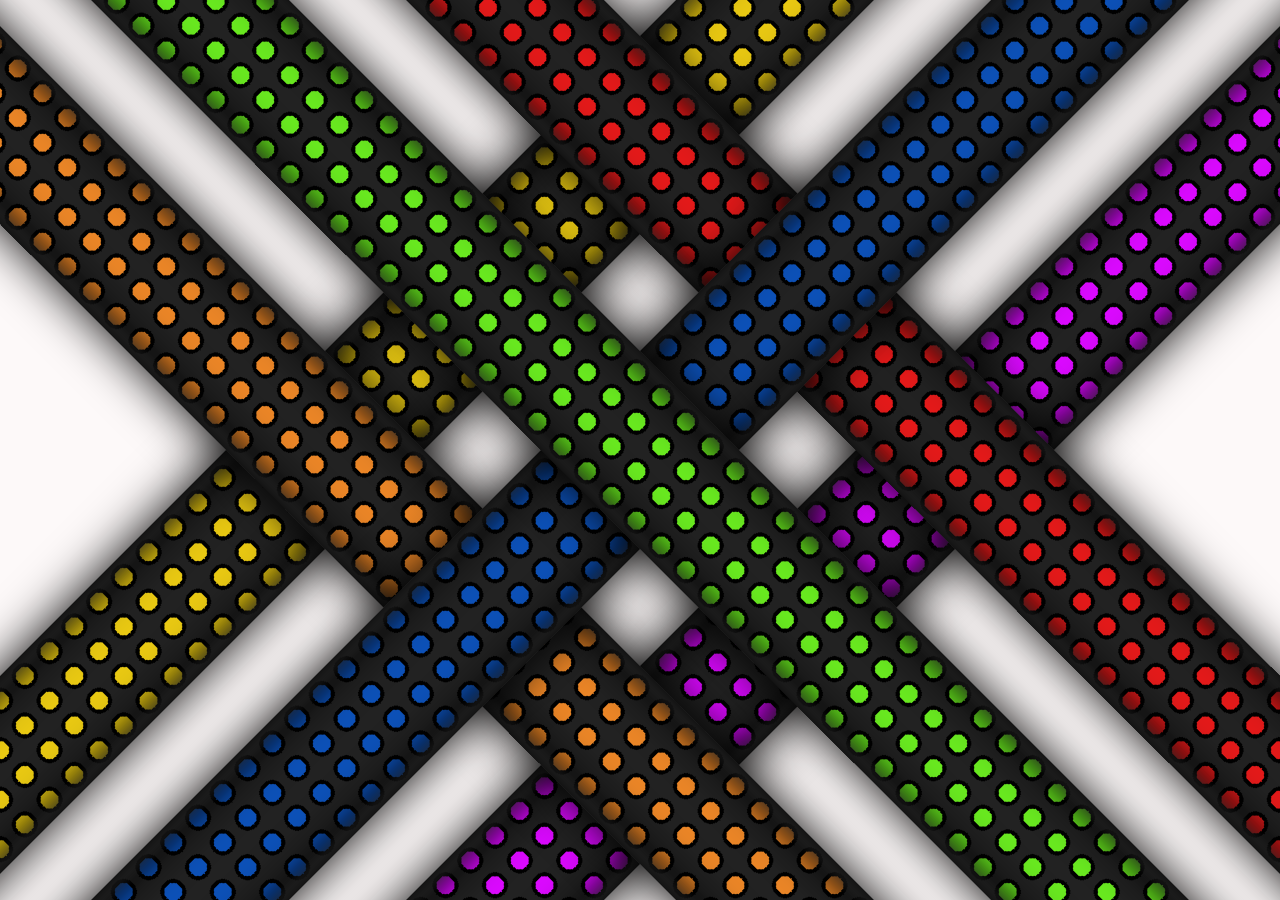
<file: 1_abstract_background/index.html>
<!doctype html>
<html>
    <head>
        <title>abstract background</title>
        <link rel="stylesheet" href="style.css">
    </head>
    <body>
        <section>
            <div class="layer layer1">    </div>
            <div class="layer layer2">    </div>
            <div class="layer layer3">    </div>
            <div class="layer layer4">    </div>
            <div class="layer layer5">    </div>
            <div class="layer layer6">    </div>
        </section>
    </body>
</html>
</file>
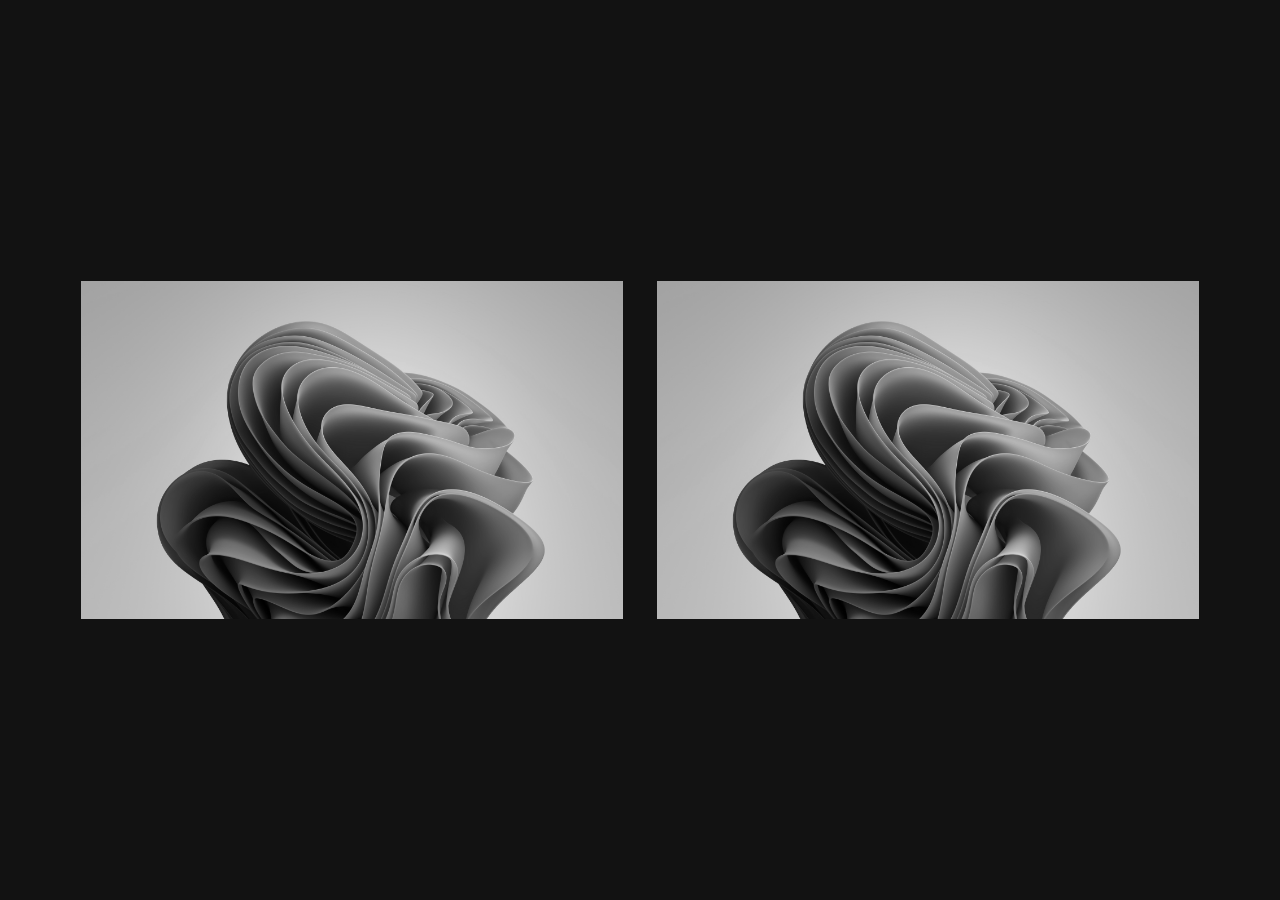
<file: 1_BlackWhiteImg/index.html>
<!DOCTYPE html>
<html lang="en">
<head>
    <meta charset="UTF-8">
    <meta http-equiv="X-UA-Compatible" content="IE=edge">
    <meta name="viewport" content="width=device-width, initial-scale=1.0">
    <title>Document</title>
    <style>
        *{
            margin: 0px;
            padding: 0px;
        }

        body{
            background: #121212;
        }
        img{
            width: 47%;
            cursor: pointer;
            filter: grayscale(100%);  /* this keep image by default in grey */
            transition: 0.5s;
        }
        .container{
            display: flex;
            justify-content: space-around;
            align-items: center;
            height: 100vh;
            width: 90%;
            margin:0 auto;
        }
        img:hover{
            filter: grayscale(0%); /* this turn grey into colorful */
        }
    </style>
</head>
<body>
    <div class="container">
        <img src="Windows-11-Wallpaper01.jpg" alt="" onClick="this.color = blue">
        <img src="Windows-11-Wallpaper01.jpg" alt="">
    </div>
</body>
</html>
</file>
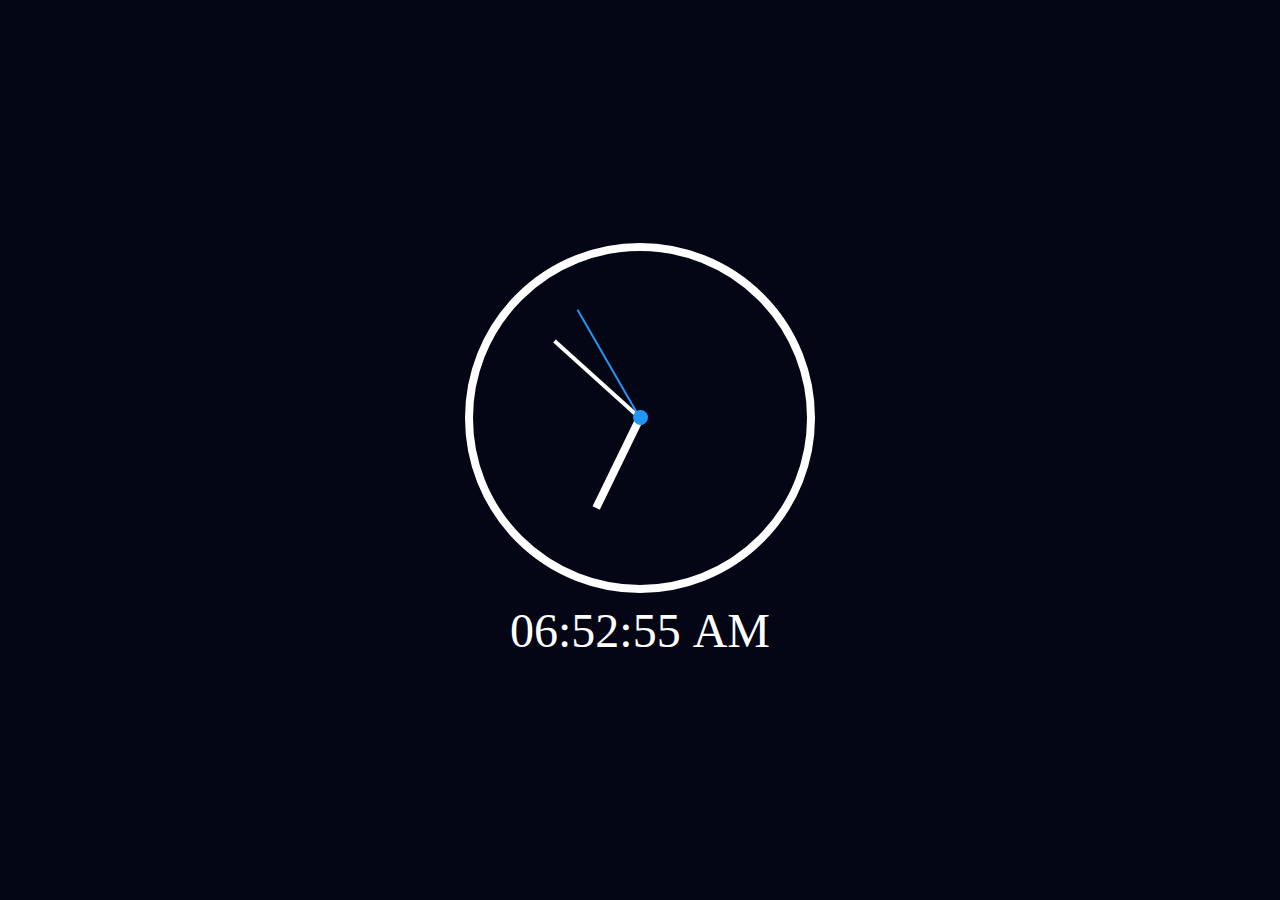
<file: 2_Neon_Button/index.html>
<!DOCTYPE html>
<html lang="en">
<head>
    <meta charset="UTF-8">
    <meta http-equiv="X-UA-Compatible" content="IE=edge">
    <meta name="viewport" content="width=device-width, initial-scale=1.0">
    <title>Analog_digital_clock  | 15_june_2021</title>
    <link rel="stylesheet" href="style.css">
</head>
<body>
    <div class="clock">
        <div class="hour">
            <div class="hr" id="hr"></div>
        </div>
        <div class="min">
            <div class="mn" id="mn"></div>
        </div>
        <div class="sec">
            <div class="sc" id="sc"></div>
        </div>
    </div>

    <!-- Digital clock body -->
    <div id="digitalClock">
        <div id="hour"></div>
        <div id="minutes"></div>
        <div id="seconds"></div>
        <div id="ampm"></div>
    </div>
    
    <script>
        const hr = document.querySelector("#hr");
        const mn = document.querySelector("#mn");
        const sc = document.querySelector("#sc");

        setInterval(()=>{
            let day = new Date();
            let hh = day.getHours() * 30;
            let mm = day.getMinutes() * 6;
            let ss = day.getSeconds() * 6;

            hr.style.transform = `rotateZ(${hh+(mm/12)}deg)`;
            mn.style.transform = `rotateZ(${mm}deg)`;
            sc.style.transform = `rotateZ(${ss}deg)`;

            // Digital clock logic
            let hour = document.querySelector('#hour');
            let minutes = document.querySelector('#minutes');
            let seconds = document.querySelector('#seconds');
            let ampm = document.querySelector('#ampm');

            let h = new Date().getHours();
            let m = new Date().getMinutes();
            let s = new Date().getSeconds();
            var am = "AM"; // must declare with var not from let because this can/t be access in next if block

            if(h > 12){
                h = h - 12;
                am = "PM";
            }
            // add zero before single digit NUmbers
            h = (h < 10)? "0" + h : h;
            m = (m < 10)? "0" + m : m;
            s = (s < 10)? "0" + s : s;

            hour.innerHTML = h+ ":";
            minutes.innerHTML = m+ ":";
            seconds.innerHTML = s+ "&nbsp";
            ampm.innerHTML = am;

        });

    </script>
</body>
</html>
</file>
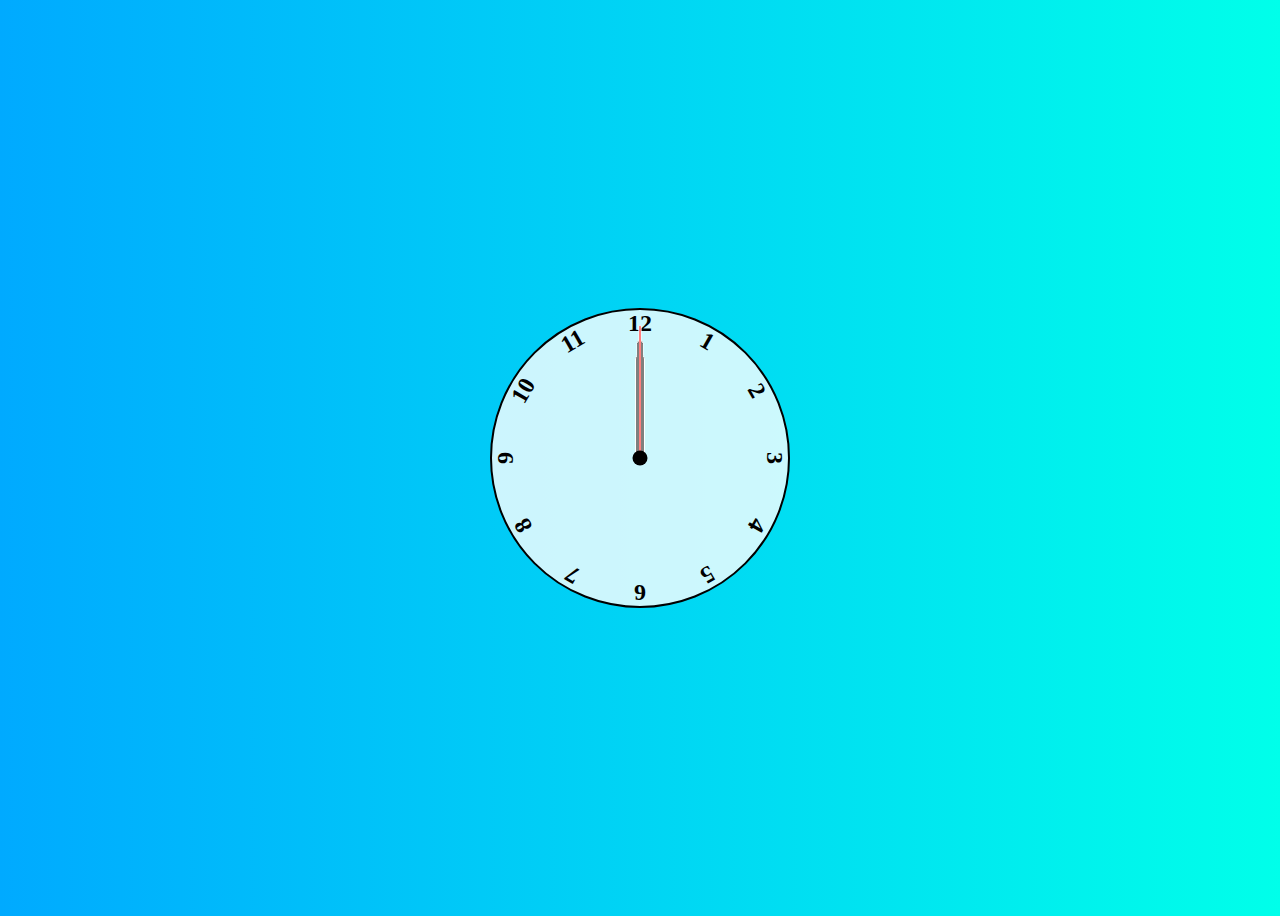
<file: 3_Clock/index.html>
<!DOCTYPE html>
<html lang="en">
<head>
    <meta charset="UTF-8">
    <meta http-equiv="X-UA-Compatible" content="IE=edge">
    <meta name="viewport" content="width=device-width, initial-scale=1.0">
    <title>Clock</title>
    <link rel="stylesheet" href="style.css">
    <script src="script.js"></script>
</head>
<body>
    <div class="clock">
        <div class="hand hour" data-hour-hand></div>
        <div class="hand minute" data-minute-hand></div>
        <div class="hand second" data-second-hand></div>
        <div class="number number1">1</div>
        <div class="number number2">2</div>
        <div class="number number3">3</div>
        <div class="number number4">4</div>
        <div class="number number5">5</div>
        <div class="number number6">6</div>
        <div class="number number7">7</div>
        <div class="number number8">8</div>
        <div class="number number9">9</div>
        <div class="number number10">10</div>
        <div class="number number11">11</div>
        <div class="number number12">12</div>
    </div>
    
</body>
</html>
</file>
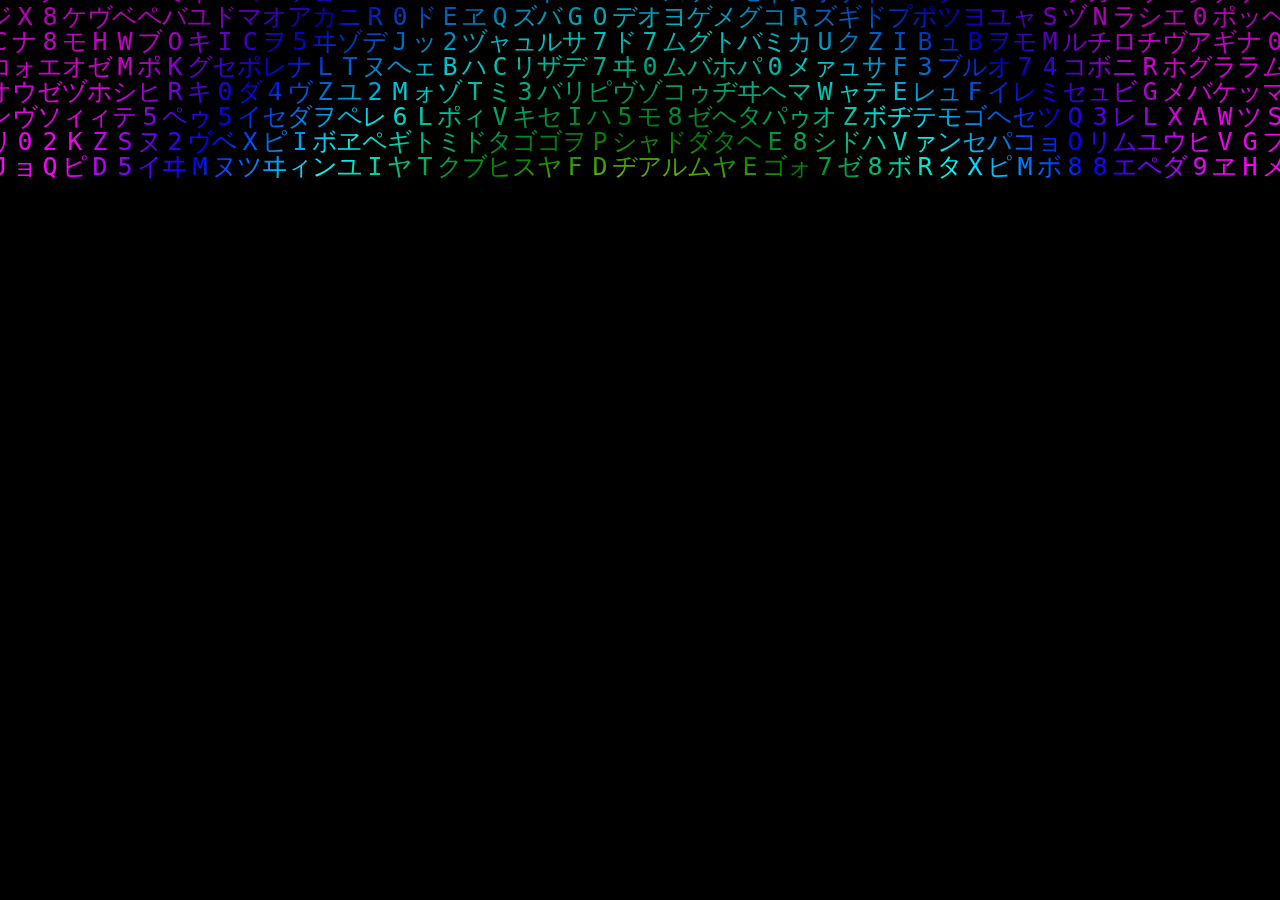
<file: 4_matrix_rain/index.html>
<!DOCTYPE html>
<html lang="en">
<head>
    <meta charset="UTF-8">
    <meta http-equiv="X-UA-Compatible" content="IE=edge">
    <meta name="viewport" content="width=device-width, initial-scale=1.0">
    <title>Code rain</title>

    <link rel="stylesheet" href="style.css">
</head>
<body>
    <canvas id="canvas1"></canvas>

    <script src="script.js"></script>
</body>
</html>
</file>
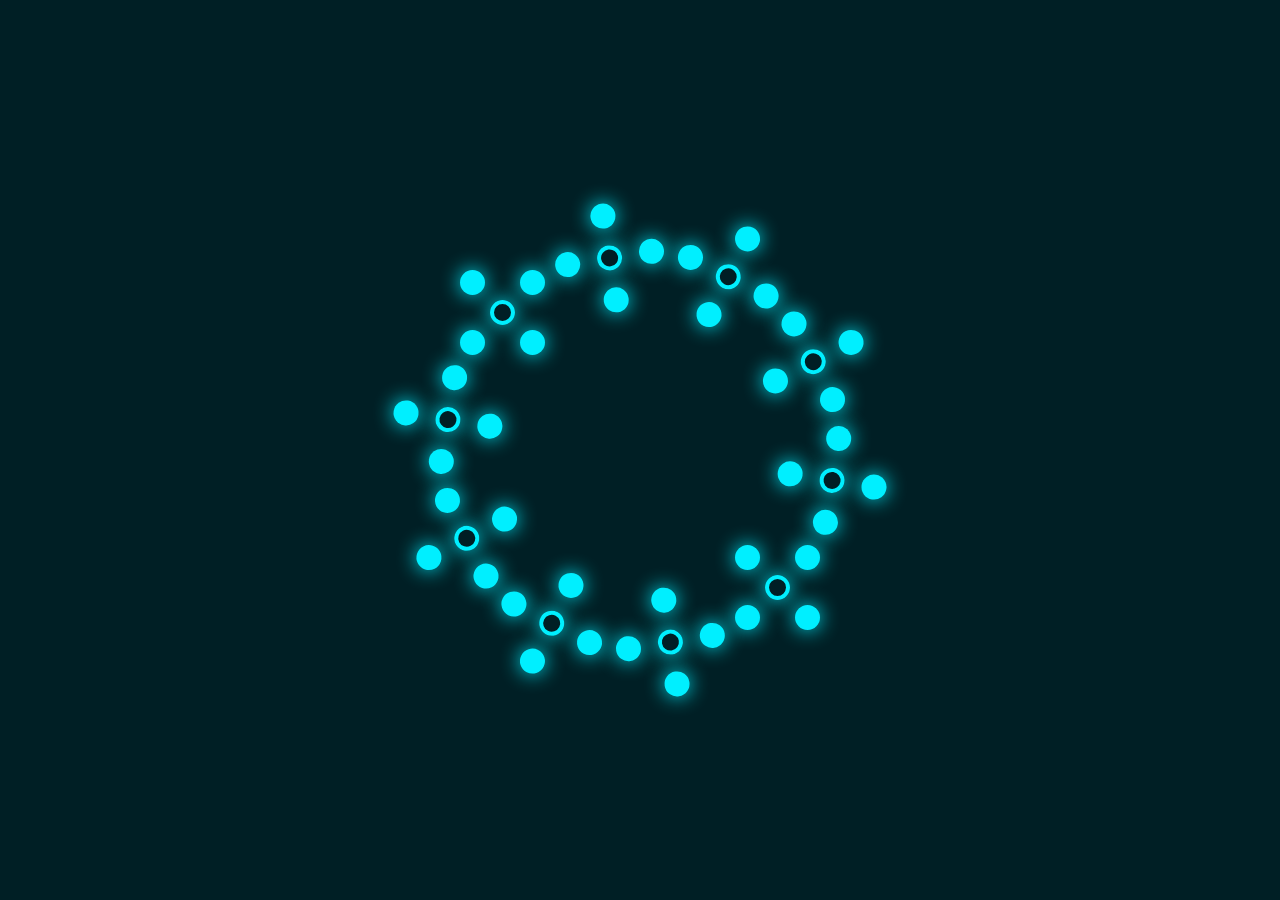
<file: css_hover_ring_animation/index.html>
<!doctype html>
<html>
    <head>
        <meta charset="utf-8">
        <title>Css creative animation & hover effects</title>
        <link rel="stylesheet" href="style.css">
    </head>
    <body>
        <div class="loader">
            <span style="--i:1;"></span>
            <span style="--i:2;"></span>
            <span style="--i:3;"></span>
            <span style="--i:4;"></span>
            <span style="--i:5;"></span>
            <span style="--i:6;"></span>
            <span style="--i:7;"></span>
            <span style="--i:8;"></span>
            <span style="--i:9;"></span>
            <span style="--i:10;"></span>
        </div>

    </body>
</html>
</file>
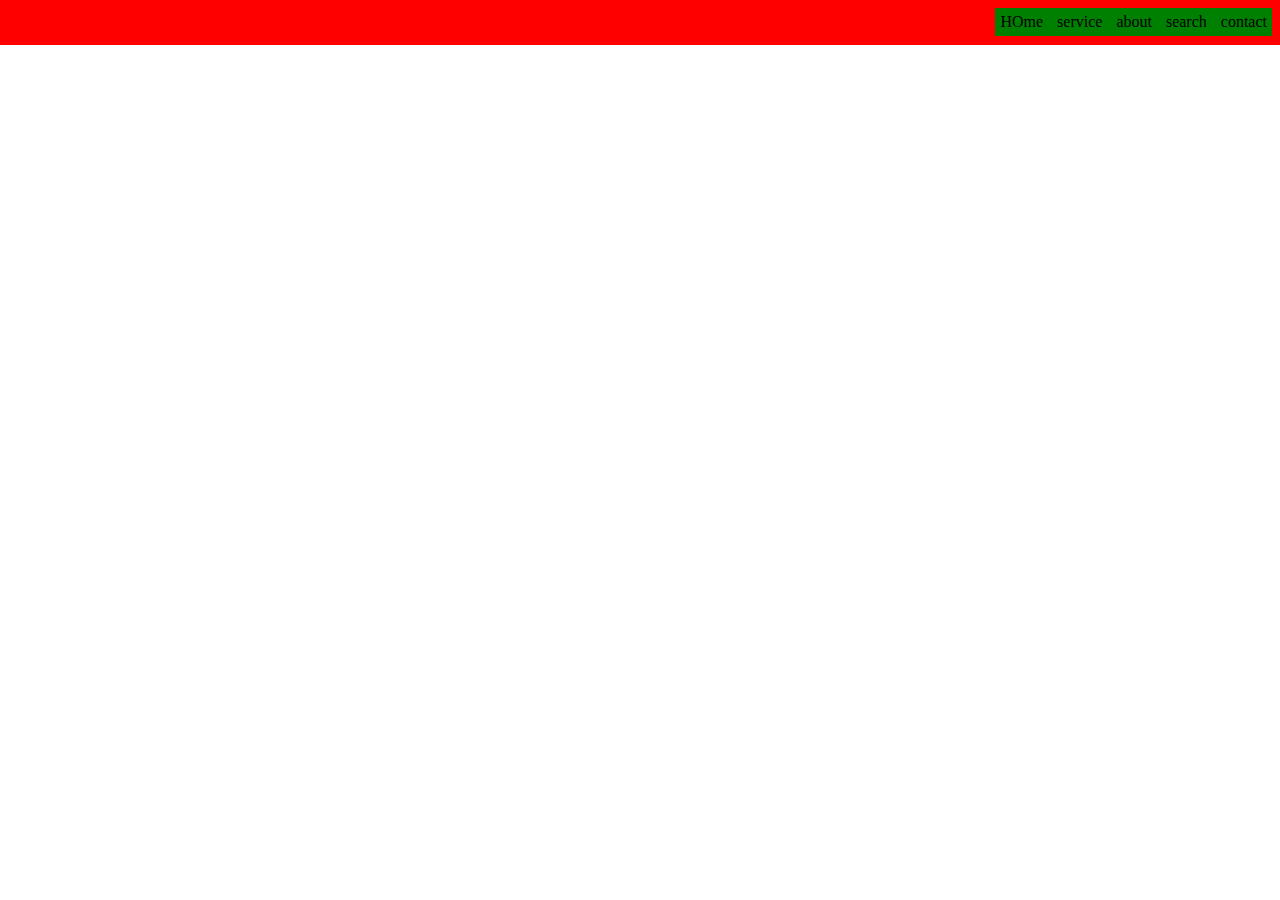
<file: prct2_float_css/index.html>
<!DOCTYPE html>
<html lang="en">
<head>
    <meta charset="UTF-8">
    <meta http-equiv="X-UA-Compatible" content="IE=edge">
    <meta name="viewport" content="width=device-width, initial-scale=1.0">
    <title>float property</title>
    <link rel="stylesheet" href="style.css">
</head>
<body>
  <nav>
      <ul id="navigation">
          <li>HOme</li>
          <li>service</li>
          <li>about</li>
          <li>search</li>
          <li>contact</li>
      </ul>
  </nav>
    
</body>
</html>
</file>
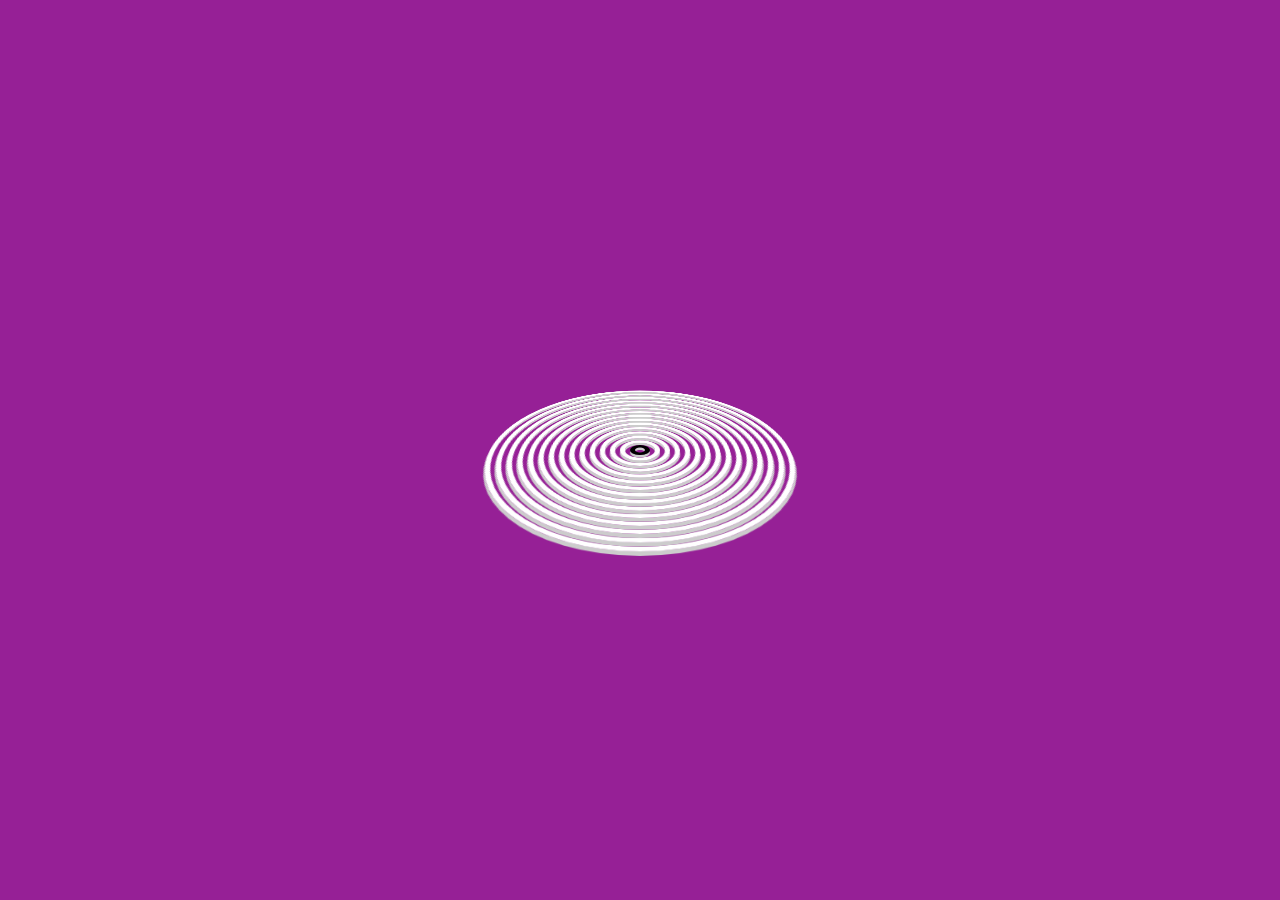
<file: wavy_circle_loader/index.html>
<!DOCTYPE html>
<html lang="en">
<head>
    <meta charset="UTF-8">
    <meta http-equiv="X-UA-Compatible" content="IE=edge">
    <meta name="viewport" content="width=device-width, initial-scale=1.0">
    <title>Again continue</title>

    <link rel="stylesheet" href="style.css">
</head>
<body>
    <div class="loader">
        <span></span>
        <span></span>
        <span></span>
        <span></span>
        <span></span>
        <span></span>
        <span></span>
        <span></span>
        <span></span>
        <span></span>
        <span></span>
        <span></span>
        <span></span>
        <span></span>
        <span></span>
    </div>

</body>
</html>
</file>
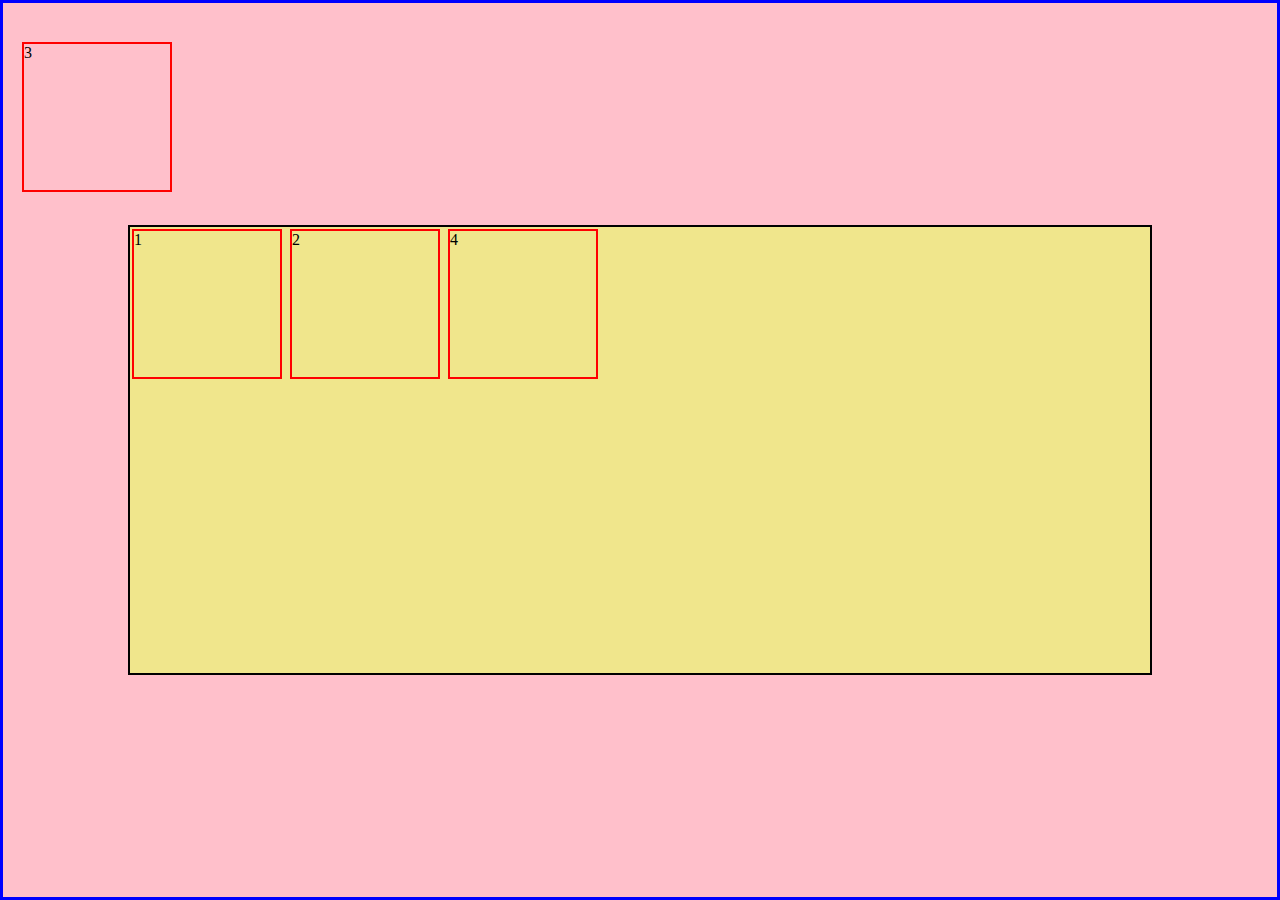
<file: prct2_float_css/2_prct.htm>
<!DOCTYPE html>
<html lang="en">
<head>
    <meta charset="UTF-8">
    <meta http-equiv="X-UA-Compatible" content="IE=edge">
    <meta name="viewport" content="width=device-width, initial-scale=1.0">
    <title>just second practise || 26_mar_2022</title>
    <style>
        *{
            margin: 0;
            padding: 0;
            box-sizing: border-box;
        }
        .box{
            display: inline-block;
            border: 2px solid red;
            width: 150px;
            height: 150px;
            margin: 2px;
        }
        .main{
            border: 3px solid blue;
            background-color: pink;
            height: 100vh;
            display: flex;
            align-items: center;
            justify-content: center;
            /* position: relative; */
        }
        .container{
            /* position: relative; */
            border: 2px solid black;
            background-color: khaki;
            width: 80vw;
            height: 50vh;
            top: 40px;
            left: 30px;
            
            
        }
        #box31{
            position: absolute;
            top: 40px;
            left: 20px;
        }


    </style>
</head>
<body>
    <div class="main">
        <div class="container">
            <div class="box" id="box11">1</div>
            <div class="box" id="box21">2</div>
            <div class="box" id="box31">3</div>
            <div class="box" id="box41">4</div>
        </div>    
    </div>
  
    
</body>
</html>
</file>
<file: 1_abstract_background/style.css>
*{
    margin: 0;
    padding: 0;
    box-sizing: border-box;
}
section{
    position: relative;
    width: 100%;
    height: 100vh;
    background: #fdf9f9;
    overflow: hidden;
}
.layer{
    position: absolute;
    top: 50%;
    left: 50%;
    width: 140px;
    height: 250vh;
    background: #fff;
    box-shadow: inset -10px 0 40px rgba(0, 0, 0, 1),
    inset 10px 0 40px rgba(0,0,0,1),
    inset -10px 0 10px rgba(255,255,255,0.25),
    inset 10px 0 10px rgba(255,255,255,0.25),
    0 0 50px rgba(0,0,0,1)
    ;
}
@keyframes animate{
    0%{
        background-position: 0 0;
    }
    100%{
        background-position:  35px -35px;
    }
}
@keyframes animate_two{
    0%{
        background-position: 35px -35px;
    }
    100%{
        background-position: 0 0;
    }
}
.layer.layer1{
    background: #222 radial-gradient(#0d51b8 9px, #000 9px, #000 13px, transparent 13px);
    background-size: 35px 35px;
    transform: translate(-50%,-50%) rotate(45deg);
    z-index: 11;
    animation: animate 2s linear infinite;
}
.layer.layer2{
    background: #222 radial-gradient(#db0aff 9px, #000 9px, #000 13px, transparent 13px);
    background-size: 35px 35px;
    transform: translate(-50%,-36%) rotate(45deg);
    z-index: 3;
    animation: animate_two 2s linear infinite;
}
.layer.layer3{
    background: #222 radial-gradient(#e9c913 9px, #000 9px, #000 13px, transparent 13px);
    background-size: 35px 35px;
    transform: translate(-50%,-64%) rotate(45deg);
    z-index: 3;
    animation: animate_two 2s linear infinite;
}
.layer.layer4{
    background: #222 radial-gradient(#69e920 9px, #000 9px, #000 13px, transparent 13px);
    background-size: 35px 35px;
    transform: translate(-50%,-50%) rotate(-45deg);
    z-index: 12;
    animation: animate_two 2s linear infinite;
}
.layer.layer5{
    background: #222 radial-gradient(#eb8627 9px, #000 9px, #000 13px, transparent 13px);
    background-size: 35px 35px;
    transform: translate(-50%,-36%) rotate(-45deg);
    z-index: 10;
    animation: animate 2s linear infinite;
}
.layer.layer6{
    background: #222 radial-gradient(#e41a1a 9px, #000 9px, #000 13px, transparent 13px);
    background-size: 35px 35px;
    transform: translate(-50%,-64%) rotate(-45deg);
    z-index: 10;
    animation: animate 2s linear infinite;
}
</file>
<file: 2_Neon_Button/style.css>
*{
    margin: 0;
    padding: 0;
    box-sizing: border-box;
}

body{
    display: flex;
    justify-content: center;
    align-items: center;
    flex-direction: column;
    min-height: 100vh;
    background: #040615;
}

.clock{
    width: 350px;
    height: 350px;
    display: flex;
    justify-content: center;
    align-items: center;
    border: 8px solid #fff;
    border-radius: 50%;
    
}

.clock::before{
    content: '';
    position: absolute;
    width: 15px;
    height: 15px;
    background: #2196f3;
    z-index: 10000;
    border-radius: 50%;
}

.hour, .min, .sec{
    position: absolute;
}

.hour, .hr{
    width: 200px;
    height: 200px;
}
.min, .mn{
    width: 230px;
    height: 230px;
}

.sec, .sc{
    width: 250px;
    height: 250px;
}

.hr, .mn, .sc{
    display: flex;
    justify-content: center;
    position: absolute;
}

.hr::before{
    content: '';
    position: absolute;
    width: 8px;
    height: 100px;
    background: #fff;
}

.mn::before{
    content: '';
    position: absolute;
    width: 4px;
    height: 110px;
    background: #fff;
}

.sc::before{
    content: '';
    position: absolute;
    width: 2px;
    height: 120px;
    background: #2196f3;
}

/*  Digital clock style */
#digitalClock{
    display: flex;
    color: #fff;
    font-size: 3em;
    margin-top: 10px;

}
</file>
<file: 3_Clock/style.css>
*{
    box-sizing: border-box;
}

body{
    background: linear-gradient(to right, hsl(200,100%,50%),hsl(175,100%,50%));
    display: flex;
    justify-content: center;
    align-items: center;
    min-height: 100vh;
    overflow: hidden;
}

.clock{
    width: 300px;
    height: 300px;
    background-color: rgba(255, 255, 255, 0.8);

    border-radius: 50%;
    border: 2px solid black;
    position: relative;
}

.clock .number{
    --rotation: 0;
    position: absolute;
    width: 100%;
    height: 100%;
    /* background-color: red; */
    text-align: center;
    transform: rotate(var(--rotation));
    font-size: 1.5rem;
    font-weight: bold;
}

.clock .number1{--rotation: 30deg;}
.clock .number2{--rotation: 60deg;}
.clock .number3{--rotation: 90deg;}
.clock .number4{--rotation: 120deg;}
.clock .number5{--rotation: 150deg;}
.clock .number6{--rotation: 180deg;}
.clock .number7{--rotation: 210deg;}
.clock .number8{--rotation: 240deg;}
.clock .number9{--rotation: 270deg;}
.clock .number10{--rotation: 300deg;}
.clock .number11{--rotation: 330deg;}
/* .clock .number12{--rotation: 360deg;} */

.clock .hand{
    --rotation: 0;
    position: absolute;
    bottom: 50%;
    left: 50%;
    /* width: 10px;
    height: 50%; */
    background-color: black;
    border: 1px solid white;
    border-top-left-radius: 10px;
    border-top-right-radius: 10px;
    transform-origin: bottom;
    z-index: 10;
    transform: translateX(-50%) rotate(calc(var(--rotation) * 1deg));
}

.clock::after{
    content: '';
    position: absolute;
    background-color: black;
    z-index: 11;
    width: 15px;
    height: 15px;
    top: 50%;
    left: 50%;
    transform: translate(-50%, -50%);
    border-radius: 50%;
}

.clock .hand.second{
    width: 3px;
    height: 45%;
    background-color: red;
}
.clock .hand.minute{
    width: 7px;
    height: 40%;
    background-color: black;
}
.clock .hand.hour{
    width: 10px;
    height: 35%;
    background-color: black;
}
</file>
<file: 4_matrix_rain/style.css>
*{
    margin: 0;
    padding: 0;
    box-sizing: border-box;
}
body{
    overflow: hidden;
    background: black;
}

canvas{
    /* background: blue; */
    position: absolute;
    top: 0;
    left: 0;
}
</file>
<file: css_hover_ring_animation/style.css>
*{
    margin: 0;
    padding: 0;
    box-sizing: border-box;
}
body
{
    display: flex;
    justify-content: center;
    align-items: center;
    min-height: 100vh;
    overflow: hidden;
    background: #001f25;
}
.loader
{
    position: relative;
    width: 300px;
    height: 300px;
}
.loader span
{
    position: absolute;
    top: 0;
    left: 0;
    width: 100%;
    height: 100%;
    transform: rotate(calc(36deg * var(--i)));
}
.loader span::before{
    content: '';
    position: absolute;
    top: 0;
    left: 0;
    width: 25px;
    height: 25px;
    border-radius: 50%;
    background: transparent;
    border: 4px solid #00efff;
    box-sizing: border-box;
    box-shadow: 0 0 20px #00efff,
    -30px -30px 0 #00efff,
    -30px -30px 20px #00efff,
    30px 30px 0px #00efff,
    30px 30px 20px #00efff,
    30px -30px 0px #00efff,
    30px -30px 20px #00efff,
    -30px 30px 0px #00efff,
    -30px 30px 20px #00efff;

    animation: animate 5s linear infinite;
    animation-delay: calc(-0.25s * var(--i));
    transform-origin: 20px;
    transition: 2s;
}

.loader:hover span::before{
    box-shadow: 0 0 20px #00efff,
    -200px -200px 0 #00efff,
    -200px -200px 20px #00efff,
    200px 200px 0px #00efff,
    200px 200px 20px #00efff,
    200px -200px 0px #00efff,
    200px -200px 20px #00efff,
    -200px 200px 0px #00efff,
    -200px 200px 20px #00efff;
    transform-origin: 250px;
}

@keyframes animate
{
    0%{
        transform: rotate(0deg);
        filter: hue-rotate(0deg);
    }
    100%{
        transform: rotate(360deg);
        filter: hue-rotate(360deg);
    }
}
</file>
<file: prct2_float_css/style.css>
*{
    margin: 0;
    padding: 0;
    box-sizing: border-box;
}

nav{
    border: 3px solid red;
    background-color: red;
    height: 5vh;
}
#navigation{
    background-color: green;
    float: right;
    margin: 5px 5px;

}
#navigation li{
    list-style: none;
    display: inline-block;
    padding: 5px;
}
</file>
<file: wavy_circle_loader/style.css>
*{
    margin: 0;
    padding: 0;
}

body{
    display: flex;
    justify-content: center;
    align-items: center;
    min-height: 100vh;
    background: #962096;

}

.loader{
    position: relative;
    width: 300px;
    height: 300px;
    transform-style: preserve-3d;
    transform: perspective(500px) rotateX(60deg);
}
.loader span{
    position: absolute;
    display: block;
    border: 5px solid rgb(255, 255, 255);
    box-shadow: 0 5px 0 #ccc, inset 0 5px 0 #ccc;
    box-sizing: border-box;
    border-radius: 50%;
    animation: animate 3s ease-in-out infinite;
}

@keyframes animate{
    0%,100%{
        transform: translateZ(-100px);
    }
    50%{
        transform: translateZ(100px);
    }
}
.loader span:nth-child(1)
{
    top: 0;
    left: 0;
    bottom: 0;
    right: 0;
    animation-delay: 1.4s;
}
.loader span:nth-child(2)
{
    top: 10px;
    left: 10px;
    bottom: 10px;
    right: 10px;
    animation-delay: 1.3s;
}
.loader span:nth-child(3)
{
    top: 20px;
    left: 20px;
    bottom: 20px;
    right: 20px;
    animation-delay: 1.2s;
}
.loader span:nth-child(4)
{
    top: 30px;
    left: 30px;
    bottom: 30px;
    right: 30px;
    animation-delay: 1.1s;
}
.loader span:nth-child(5)
{
    top: 40px;
    left: 40px;
    bottom: 40px;
    right: 40px;
    animation-delay: 1s;
}
.loader span:nth-child(6)
{
    top: 50px;
    left: 50px;
    bottom: 50px;
    right: 50px;
    animation-delay: 0.9s;
}
.loader span:nth-child(7)
{
    top: 60px;
    left: 60px;
    bottom: 60px;
    right: 60px;
    animation-delay: 0.8s;
}
.loader span:nth-child(8)
{
    top: 70px;
    left: 70px;
    bottom: 70px;
    right: 70px;
    animation-delay: 0.7s;
}
.loader span:nth-child(9)
{
    top: 80px;
    left: 80px;
    bottom: 80px;
    right: 80px;
    animation-delay: 0.6s;
}
.loader span:nth-child(10)
{
    top: 90px;
    left: 90px;
    bottom: 90px;
    right: 90px;
    animation-delay: 0.5s;
}
.loader span:nth-child(11)
{
    top: 100px;
    left: 100px;
    bottom: 100px;
    right: 100px;
    animation-delay: 0.4s;
}
.loader span:nth-child(12)
{
    top: 110px;
    left: 110px;
    bottom: 110px;
    right: 110px;
    animation-delay: 0.3s;
}
.loader span:nth-child(13)
{
    top: 120px;
    left: 120px;
    bottom: 120px;
    right: 120px;
    animation-delay: 0.2s;
}
.loader span:nth-child(14)
{
    top: 130px;
    left: 130px;
    bottom: 130px;
    right: 130px;
    animation-delay: 0.1s;
}
.loader span:nth-child(15)
{
    border: 5px solid black;
    top: 140px;
    left: 140px;
    bottom: 140px;
    right: 140px;
    animation-delay: 0s;
}
</file>
